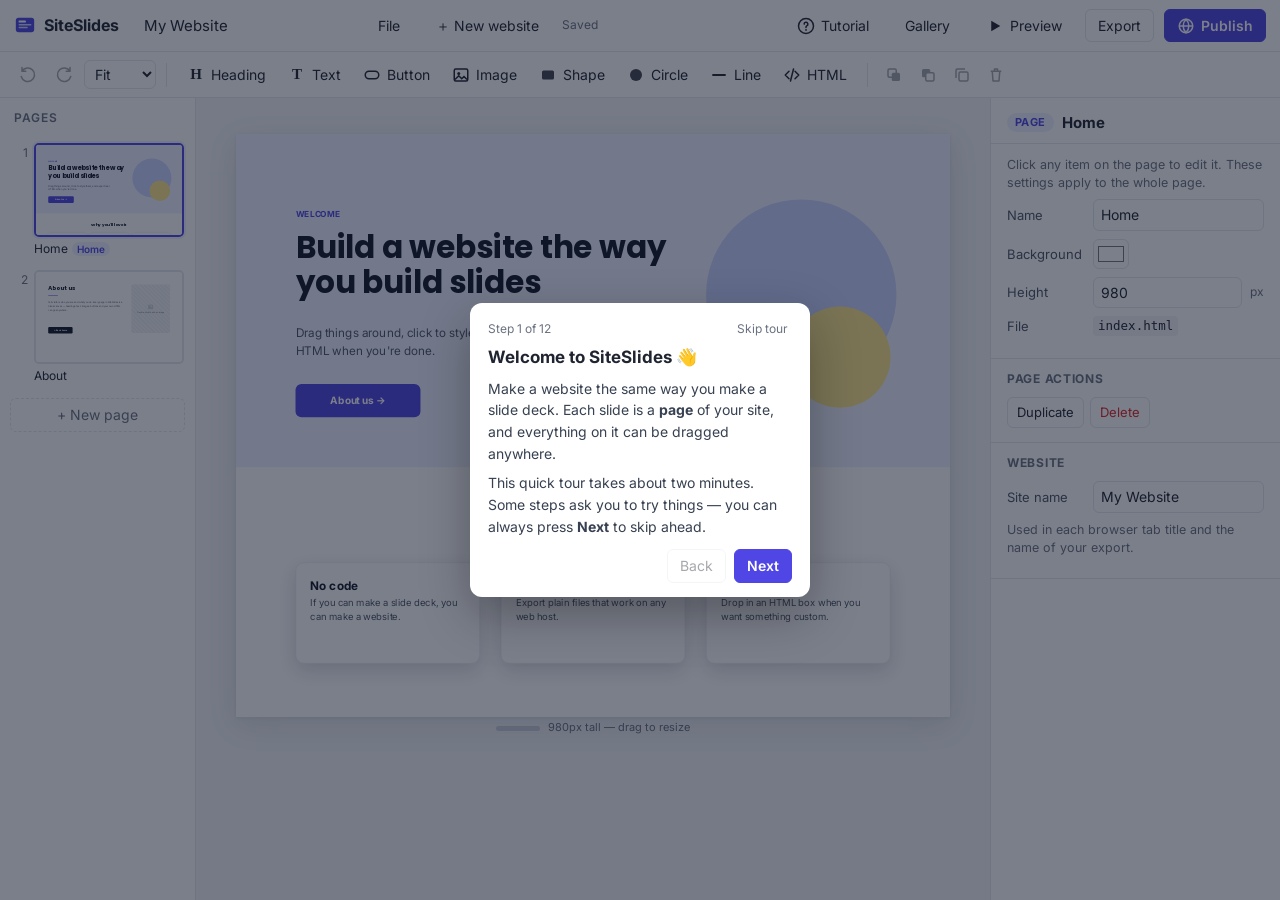
<file: index.html>
<!doctype html>
<html lang="en">
<head>
  <meta charset="utf-8">
  <meta name="viewport" content="width=device-width, initial-scale=1">
  <title>SiteSlides — build websites like slides</title>
  <link rel="preconnect" href="https://fonts.googleapis.com">
  <link rel="preconnect" href="https://fonts.gstatic.com" crossorigin>
  <link href="https://fonts.googleapis.com/css2?family=Inter:wght@400;600;700&family=Poppins:wght@400;600;700&family=Montserrat:wght@400;700&family=Playfair+Display:wght@400;700&family=Lora:wght@400;700&family=Space+Mono:wght@400;700&display=swap" rel="stylesheet">
  <link rel="stylesheet" href="styles.css">
</head>
<body>
  <header id="topbar">
    <div class="brand">
      <svg viewBox="0 0 24 24" width="22" height="22" aria-hidden="true"><rect x="2" y="4" width="20" height="16" rx="3" fill="#4f46e5"/><rect x="5" y="7" width="8" height="2.4" rx="1" fill="#fff"/><rect x="5" y="11" width="14" height="1.6" rx=".8" fill="#c7d2fe"/><rect x="5" y="14" width="10" height="1.6" rx=".8" fill="#c7d2fe"/></svg>
      SiteSlides
    </div>
    <input id="site-title" class="site-title" spellcheck="false" title="Website name" aria-label="Website name">
    <div class="menu-wrap">
      <button class="menu-btn" data-menu="file-menu">File</button>
      <div class="dropdown hidden" id="file-menu">
        <button data-action="projects">New website…</button>
        <button data-action="projects">My websites…</button>
        <hr>
        <button data-action="open-project">Open project…</button>
        <button data-action="save-project">Save project (.json)</button>
        <hr>
        <button data-action="publish">Publish to the web…</button>
        <button data-action="export">Export website (.zip)…</button>
      </div>
    </div>
    <button id="btn-projects" class="ghost" data-action="projects" title="Start a new website or open one of your others">＋ New website</button>
    <span id="save-status" class="save-status">Saved</span>
    <div class="spacer"></div>
    <button id="btn-tutorial" class="ghost" data-action="tutorial">
      <svg viewBox="0 0 24 24" width="16" height="16"><circle cx="12" cy="12" r="10" fill="none" stroke="currentColor" stroke-width="2"/><path d="M9.5 9.5a2.5 2.5 0 1 1 3.5 2.3c-.6.3-1 .9-1 1.6V14" fill="none" stroke="currentColor" stroke-width="2" stroke-linecap="round"/><circle cx="12" cy="17.3" r="1.2" fill="currentColor"/></svg>
      Tutorial
    </button>
    <button id="btn-gallery" class="ghost" data-action="gallery" title="See every site people have published">Gallery</button>
    <button id="btn-preview" class="ghost" data-action="preview">
      <svg viewBox="0 0 24 24" width="16" height="16"><path d="M7 5l12 7-12 7z" fill="currentColor"/></svg>
      Preview
    </button>
    <button id="btn-export" data-action="export">Export</button>
    <button id="btn-publish" class="primary" data-action="publish">
      <svg viewBox="0 0 24 24" width="16" height="16"><circle cx="12" cy="12" r="9" fill="none" stroke="currentColor" stroke-width="2"/><path d="M3 12h18M12 3c2.5 2.6 3.8 5.6 3.8 9s-1.3 6.4-3.8 9c-2.5-2.6-3.8-5.6-3.8-9S9.5 5.6 12 3z" fill="none" stroke="currentColor" stroke-width="2"/></svg>
      Publish
    </button>
  </header>

  <div id="toolbar">
    <button class="icon" data-action="undo" title="Undo (Ctrl+Z)"><svg viewBox="0 0 24 24"><path d="M9 7H4V2M4 7a9 9 0 1 1-1 7" fill="none" stroke="currentColor" stroke-width="2" stroke-linecap="round"/></svg></button>
    <button class="icon" data-action="redo" title="Redo (Ctrl+Shift+Z)"><svg viewBox="0 0 24 24"><path d="M15 7h5V2M20 7a9 9 0 1 0 1 7" fill="none" stroke="currentColor" stroke-width="2" stroke-linecap="round"/></svg></button>
    <select id="zoom" title="Zoom">
      <option value="fit">Fit</option>
      <option value="0.5">50%</option>
      <option value="0.75">75%</option>
      <option value="1">100%</option>
      <option value="1.25">125%</option>
    </select>
    <span class="sep"></span>
    <div id="insert-bar">
      <button data-action="add-heading" title="Heading"><b class="glyph">H</b>Heading</button>
      <button data-action="add-text" title="Text box"><b class="glyph">T</b>Text</button>
      <button data-action="add-button" title="Button"><svg viewBox="0 0 24 24"><rect x="3" y="7" width="18" height="10" rx="5" fill="none" stroke="currentColor" stroke-width="2"/></svg>Button</button>
      <button data-action="add-image" title="Image"><svg viewBox="0 0 24 24"><rect x="3" y="4" width="18" height="16" rx="2" fill="none" stroke="currentColor" stroke-width="2"/><circle cx="9" cy="10" r="2" fill="currentColor"/><path d="M4 18l5-5 4 4 3-3 4 4" fill="none" stroke="currentColor" stroke-width="2"/></svg>Image</button>
      <button data-action="add-shape" title="Rectangle"><svg viewBox="0 0 24 24"><rect x="4" y="6" width="16" height="12" rx="2" fill="currentColor" opacity=".85"/></svg>Shape</button>
      <button data-action="add-ellipse" title="Circle"><svg viewBox="0 0 24 24"><circle cx="12" cy="12" r="8" fill="currentColor" opacity=".85"/></svg>Circle</button>
      <button data-action="add-line" title="Line"><svg viewBox="0 0 24 24"><path d="M4 12h16" stroke="currentColor" stroke-width="2.5" stroke-linecap="round"/></svg>Line</button>
      <button id="btn-html" data-action="add-html" title="Draw a box, then write your own HTML"><svg viewBox="0 0 24 24"><path d="M8 7l-5 5 5 5M16 7l5 5-5 5M14 4l-4 16" fill="none" stroke="currentColor" stroke-width="2" stroke-linecap="round" stroke-linejoin="round"/></svg>HTML</button>
    </div>
    <span class="sep"></span>
    <div id="arrange-bar">
      <button class="icon" data-action="front" title="Bring to front"><svg viewBox="0 0 24 24"><rect x="9" y="9" width="11" height="11" rx="2" fill="currentColor"/><rect x="4" y="4" width="11" height="11" rx="2" fill="none" stroke="currentColor" stroke-width="2"/></svg></button>
      <button class="icon" data-action="back" title="Send to back"><svg viewBox="0 0 24 24"><rect x="4" y="4" width="11" height="11" rx="2" fill="currentColor"/><rect x="9" y="9" width="11" height="11" rx="2" fill="#fff" stroke="currentColor" stroke-width="2"/></svg></button>
      <button class="icon" data-action="duplicate" title="Duplicate (Ctrl+D)"><svg viewBox="0 0 24 24"><rect x="8" y="8" width="12" height="12" rx="2" fill="none" stroke="currentColor" stroke-width="2"/><path d="M4 16V6a2 2 0 0 1 2-2h10" fill="none" stroke="currentColor" stroke-width="2"/></svg></button>
      <button class="icon" data-action="delete" title="Delete (Del)"><svg viewBox="0 0 24 24"><path d="M5 7h14M10 7V4h4v3M7 7l1 13h8l1-13" fill="none" stroke="currentColor" stroke-width="2" stroke-linejoin="round"/></svg></button>
    </div>
  </div>

  <main id="app">
    <aside id="pages">
      <div class="panel-title">Pages</div>
      <div id="page-list"></div>
      <button class="add-page" data-action="add-page">+ New page</button>
    </aside>

    <section id="workspace">
      <div id="canvas-col">
        <div id="stage-wrap">
          <div id="stage"></div>
        </div>
        <div id="page-resizer" title="Drag to change the page height">
          <span class="grip"></span><span id="page-height-label">900px</span>
        </div>
      </div>
    </section>

    <aside id="props"></aside>
  </main>

  <!-- Preview -->
  <div id="preview-modal" class="modal hidden">
    <div class="preview-shell">
      <div class="preview-bar">
        <strong>Preview</strong>
        <select id="preview-page" aria-label="Page"></select>
        <div class="seg" id="preview-devices">
          <button data-device="desktop" class="on">Desktop</button>
          <button data-device="tablet">Tablet</button>
          <button data-device="phone">Phone</button>
        </div>
        <div class="spacer"></div>
        <button class="primary" data-action="export">Export site</button>
        <button data-action="close-modal">Close</button>
      </div>
      <div class="preview-stage">
        <iframe id="preview-frame" title="Site preview" sandbox="allow-scripts allow-popups allow-popups-to-escape-sandbox"></iframe>
      </div>
    </div>
  </div>

  <!-- Export -->
  <div id="export-modal" class="modal hidden">
    <div class="dialog">
      <h2>Export your website</h2>
      <p>You'll get a <code>.zip</code> of plain HTML files — no account, no lock-in. It contains:</p>
      <ul id="export-files" class="file-list"></ul>
      <div class="dialog-actions">
        <button data-action="close-modal">Cancel</button>
        <button class="primary" data-action="download-zip">Download .zip</button>
      </div>
      <details class="hosting">
        <summary>How do I put it online?</summary>
        <ol>
          <li><b>Publish button</b> (easiest): puts your site on GitHub Pages for you — no zip needed.</li>
          <li><b>Netlify Drop</b>: unzip the file, go to <code>app.netlify.com/drop</code> and drag the folder onto the page.</li>
          <li><b>GitHub Pages</b>: create a repository, upload the unzipped files, then turn on Pages in the repository's Settings.</li>
          <li><b>Any web host</b>: upload the files to your public folder. <code>index.html</code> is your home page.</li>
        </ol>
        <p>You can also just double-click <code>index.html</code> to open it locally.</p>
      </details>
    </div>
  </div>

  <!-- Projects -->
  <div id="projects-modal" class="modal hidden">
    <div class="dialog">
      <h2>Your websites</h2>
      <p class="muted">Each website is saved separately in this browser. Starting a new one keeps all the others.</p>
      <div class="new-project">
        <button data-action="new-blank">
          <span class="np-icon">＋</span>
          <span><b>Blank website</b><span class="muted">One empty page</span></span>
        </button>
        <button data-action="new-template">
          <span class="np-icon">★</span>
          <span><b>Starter template</b><span class="muted">Home and About pages to edit</span></span>
        </button>
      </div>
      <ul id="project-list" class="project-list"></ul>
      <div class="dialog-actions">
        <button data-action="open-project">Open a saved .json file…</button>
        <button data-action="close-modal">Close</button>
      </div>
    </div>
  </div>

  <!-- Publish -->
  <div id="publish-modal" class="modal hidden">
    <div class="dialog">
      <h2>Publish to the web</h2>
      <p>Put this website online for free. Pick a name — it becomes part of your web address.</p>
      <label class="field"><span>Site name</span><input type="text" id="pub-slug" spellcheck="false" autocomplete="off"></label>
      <div class="pub-url">Your address: <a id="pub-url" target="_blank" rel="noopener"></a></div>
      <div id="pub-status" class="pub-status hidden"></div>
      <div class="dialog-actions">
        <button data-action="close-modal">Close</button>
        <button class="primary" id="pub-go" data-action="do-publish">Publish</button>
      </div>
    </div>
  </div>

  <!-- HTML code editor -->
  <div id="code-modal" class="modal hidden">
    <div class="dialog code-dialog">
      <div class="code-head">
        <h2>Edit HTML</h2>
        <span class="muted">Your code runs in its own frame at the exact spot and size of your box. Snippets, full pages, <code>&lt;style&gt;</code> and <code>&lt;script&gt;</code> all work (scripts run in Preview, Export and published sites).</span>
      </div>
      <div class="code-body">
        <textarea id="code-input" spellcheck="false" autocomplete="off" autocapitalize="off" aria-label="HTML code"></textarea>
        <div class="code-preview">
          <div class="code-preview-label">Live preview</div>
          <div class="code-preview-holder" id="code-preview-holder">
            <iframe id="code-preview-frame" title="HTML preview" sandbox="allow-scripts"></iframe>
          </div>
        </div>
      </div>
      <div class="dialog-actions">
        <span class="muted small">Ctrl/⌘ + Enter to save</span>
        <div class="spacer"></div>
        <button data-action="close-modal">Cancel</button>
        <button class="primary" data-action="save-code">Save HTML</button>
      </div>
    </div>
  </div>

  <!-- Tutorial -->
  <div id="tutorial" class="hidden" aria-live="polite">
    <div id="tut-spot"></div>
    <div id="tut-card" role="dialog" aria-labelledby="tut-title">
      <div class="tut-progress"><span id="tut-count"></span><button class="tut-skip" data-action="tut-end">Skip tour</button></div>
      <h3 id="tut-title"></h3>
      <div id="tut-body"></div>
      <div id="tut-wait" class="tut-wait hidden"><span class="pulse"></span>Waiting for you to try it…</div>
      <div class="tut-actions">
        <button data-action="tut-back" id="tut-back">Back</button>
        <button class="primary" data-action="tut-next" id="tut-next">Next</button>
      </div>
    </div>
  </div>

  <div id="context-menu" class="dropdown hidden"></div>
  <div id="toast" class="toast"></div>
  <input type="file" id="file-image" accept="image/*" hidden>
  <input type="file" id="file-project" accept=".json,application/json" hidden>

  <script src="app.js"></script>
</body>
</html>
</file>
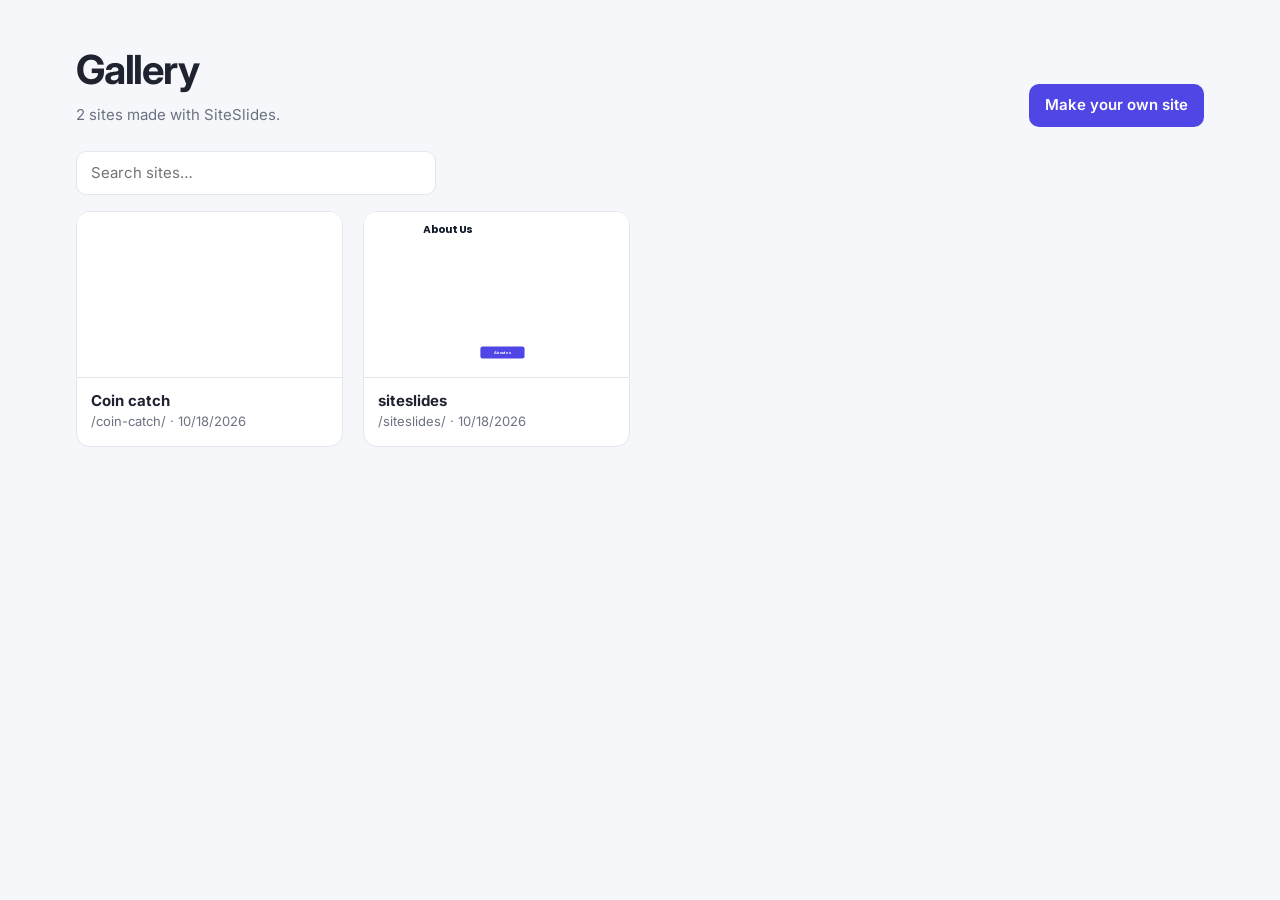
<file: gallery/index.html>
<!doctype html>
<html lang="en">
<head>
<meta charset="utf-8">
<meta name="viewport" content="width=device-width, initial-scale=1">
<title>SiteSlides Gallery</title>
<link rel="preconnect" href="https://fonts.googleapis.com">
<link rel="stylesheet" href="https://fonts.googleapis.com/css2?family=Inter:wght@400;500;600;700;800&display=swap">
<style>
  :root {
    --bg: #f6f7fb; --card: #ffffff; --ink: #1f2330; --muted: #6b7280; --line: #e4e6ee;
    --accent: #4f46e5; --accent-ink: #ffffff; --thumb: #eef0f6;
  }
  @media (prefers-color-scheme: dark) {
    :root { --bg: #12131a; --card: #1b1d27; --ink: #eceef5; --muted: #9aa0b4; --line: #2a2d3b; --accent: #818cf8; --accent-ink: #11121a; --thumb: #232634; }
  }
  * { box-sizing: border-box; }
  body { margin: 0; background: var(--bg); color: var(--ink); font: 15px/1.5 Inter, system-ui, sans-serif; }
  header { max-width: 1160px; margin: 0 auto; padding: 40px 16px 8px; display: flex; flex-wrap: wrap; gap: 16px; align-items: flex-end; justify-content: space-between; }
  h1 { margin: 0; font-size: clamp(28px, 5vw, 40px); letter-spacing: -.03em; }
  .sub { margin: 4px 0 0; color: var(--muted); }
  .make { background: var(--accent); color: var(--accent-ink); text-decoration: none; font-weight: 600; padding: 10px 16px; border-radius: 10px; white-space: nowrap; }
  .make:hover { filter: brightness(1.08); }
  .tools { max-width: 1160px; margin: 0 auto; padding: 16px; }
  #search { width: 100%; max-width: 360px; padding: 10px 14px; border-radius: 10px; border: 1px solid var(--line); background: var(--card); color: var(--ink); font: inherit; }
  #search:focus { outline: 2px solid var(--accent); outline-offset: 1px; }
  main { max-width: 1160px; margin: 0 auto; padding: 0 16px 48px; display: grid; grid-template-columns: repeat(auto-fill, minmax(260px, 1fr)); gap: 20px; }
  .card { display: block; background: var(--card); border: 1px solid var(--line); border-radius: 14px; overflow: hidden; color: inherit; text-decoration: none; transition: transform .15s ease, box-shadow .15s ease; }
  .card:hover, .card:focus-visible { transform: translateY(-2px); box-shadow: 0 10px 30px rgba(0,0,0,.12); outline: none; }
  .thumb { position: relative; aspect-ratio: 16 / 10; background: var(--thumb); overflow: hidden; border-bottom: 1px solid var(--line); }
  .thumb iframe { position: absolute; top: 0; left: 0; width: 1200px; height: 750px; border: 0; transform-origin: 0 0; pointer-events: none; background: #fff; }
  .info { padding: 12px 14px 14px; }
  .title { font-weight: 700; overflow: hidden; text-overflow: ellipsis; white-space: nowrap; }
  .meta { color: var(--muted); font-size: 13px; overflow: hidden; text-overflow: ellipsis; white-space: nowrap; }
  .empty { grid-column: 1 / -1; text-align: center; color: var(--muted); padding: 60px 0; }
</style>
</head>
<body>
<header>
  <div>
    <h1>Gallery</h1>
    <p class="sub" id="count">Every site made with SiteSlides.</p>
  </div>
  <a class="make" href="../">Make your own site</a>
</header>
<div class="tools"><input id="search" type="search" placeholder="Search sites…" aria-label="Search sites"></div>
<main id="grid"><p class="empty">Loading…</p></main>
<script>
(function () {
  var grid = document.getElementById('grid');
  var sites = [];

  function ago(iso) {
    var d = new Date(iso);
    if (isNaN(d)) return '';
    var s = (Date.now() - d) / 1000;
    if (s < 3600) return 'just now';
    if (s < 86400) return Math.floor(s / 3600) + 'h ago';
    if (s < 86400 * 30) return Math.floor(s / 86400) + 'd ago';
    return d.toLocaleDateString();
  }

  function fitThumbs() {
    grid.querySelectorAll('.thumb').forEach(function (t) {
      t.firstChild.style.transform = 'scale(' + t.clientWidth / 1200 + ')';
    });
  }

  function render() {
    var q = document.getElementById('search').value.trim().toLowerCase();
    var list = sites.filter(function (s) { return !q || (s.title + ' ' + s.slug).toLowerCase().indexOf(q) !== -1; });
    grid.textContent = '';
    if (!list.length) {
      var p = document.createElement('p');
      p.className = 'empty';
      p.textContent = sites.length ? 'No sites match your search.' : 'No sites yet. Be the first!';
      grid.appendChild(p);
      return;
    }
    list.forEach(function (s) {
      var a = document.createElement('a');
      a.className = 'card';
      a.href = '../' + encodeURIComponent(s.slug) + '/';
      a.target = '_blank';
      a.rel = 'noopener';
      var thumb = document.createElement('div');
      thumb.className = 'thumb';
      var f = document.createElement('iframe');
      f.src = a.href;
      f.loading = 'lazy';
      f.tabIndex = -1;
      f.title = s.title;
      f.setAttribute('sandbox', 'allow-scripts');
      f.setAttribute('scrolling', 'no');
      thumb.appendChild(f);
      var info = document.createElement('div');
      info.className = 'info';
      var t = document.createElement('div');
      t.className = 'title';
      t.textContent = s.title || s.slug;
      var m = document.createElement('div');
      m.className = 'meta';
      m.textContent = '/' + s.slug + '/ · ' + ago(s.updated);
      info.appendChild(t);
      info.appendChild(m);
      a.appendChild(thumb);
      a.appendChild(info);
      grid.appendChild(a);
    });
    fitThumbs();
  }

  document.getElementById('search').addEventListener('input', render);
  window.addEventListener('resize', fitThumbs);

  fetch('../sites.json', { cache: 'no-cache' })
    .then(function (r) { return r.ok ? r.json() : []; })
    .catch(function () { return []; })
    .then(function (data) {
      sites = Array.isArray(data) ? data.filter(function (s) { return s && /^[a-z0-9-]+$/.test(s.slug); }) : [];
      document.getElementById('count').textContent = sites.length + (sites.length === 1 ? ' site' : ' sites') + ' made with SiteSlides.';
      render();
    });
})();
</script>
</body>
</html>
</file>
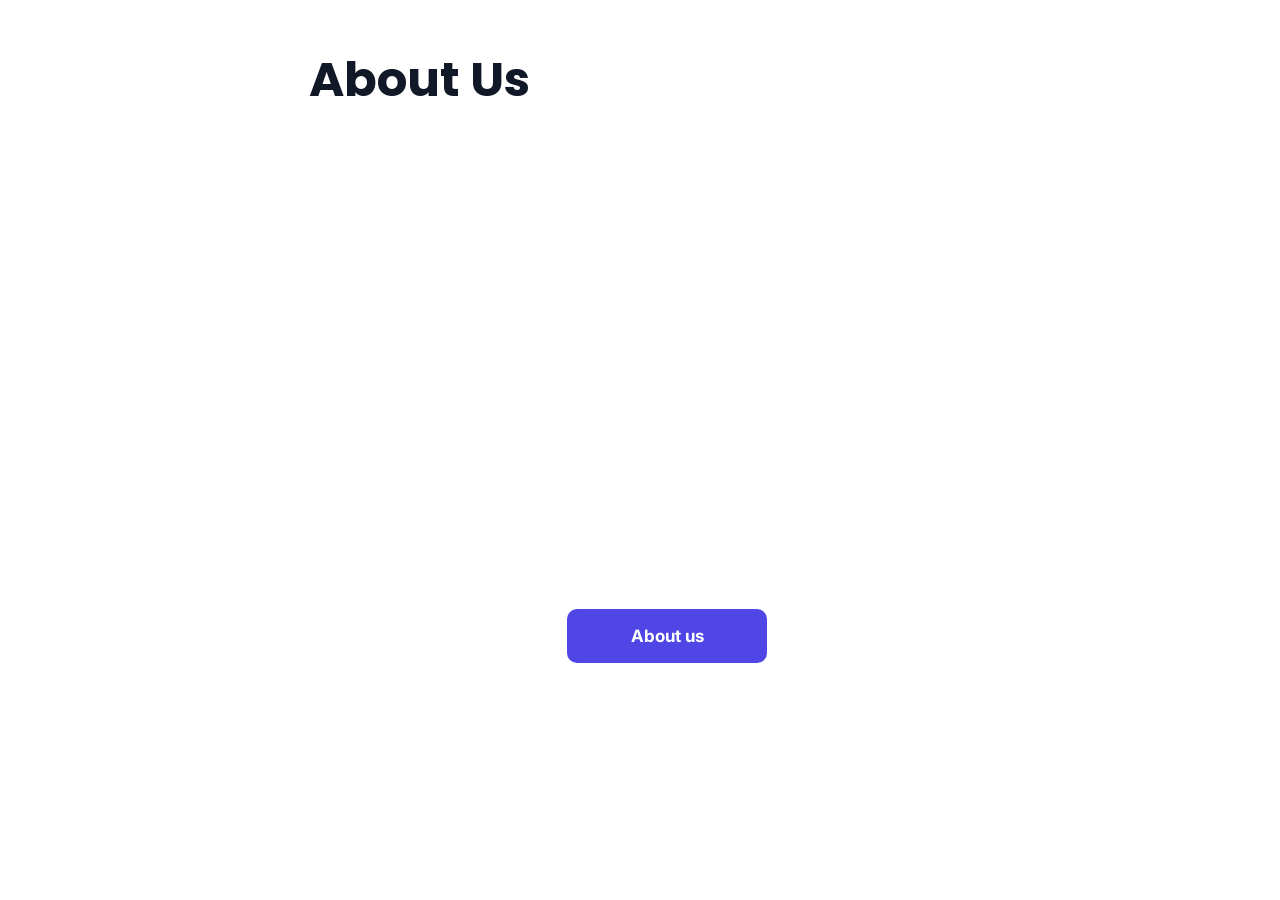
<file: siteslides/index.html>
<!doctype html>
<meta http-equiv="Content-Security-Policy" content="script-src https://maxvbuda.github.io/website-maker/fit.js; object-src 'none'; base-uri 'none'">
<html lang="en">
<head>
<meta charset="utf-8">
<meta name="viewport" content="width=device-width, initial-scale=1">
<title>Page 2 · siteslides</title>
<link rel="stylesheet" href="https://fonts.googleapis.com/css2?family=Inter:wght@400;700&family=Poppins:ital,wght@0,400;0,700;1,400&display=swap">
<link rel="stylesheet" href="style.css">
</head>
<body style="background:#ffffff">
<div class="site-viewport">
<div class="site-page" style="height:900px;background:#ffffff">
<a class="el el-button" href="page-2.html" style="left:527px;top:609px;width:200px;height:54px;font-family:&#39;Inter&#39;, sans-serif;font-size:17px;color:#ffffff;font-weight:700;font-style:normal;text-decoration:none;text-align:center;line-height:1.2;padding:8px;display:flex;flex-direction:column;justify-content:center;background:#4f46e5;border-radius:10px"><div class="el-text">About us</div></a>
<div class="el el-heading" style="left:269px;top:52px;width:700px;height:80px;font-family:&#39;Poppins&#39;, sans-serif;font-size:48px;color:#111827;font-weight:700;font-style:normal;text-decoration:none;text-align:left;line-height:1.15;padding:0px;display:flex;flex-direction:column;justify-content:flex-start"><div class="el-text">About Us</div></div>
</div>
</div>
<script src="../fit.js"></script>

</body>
</html>
</file>
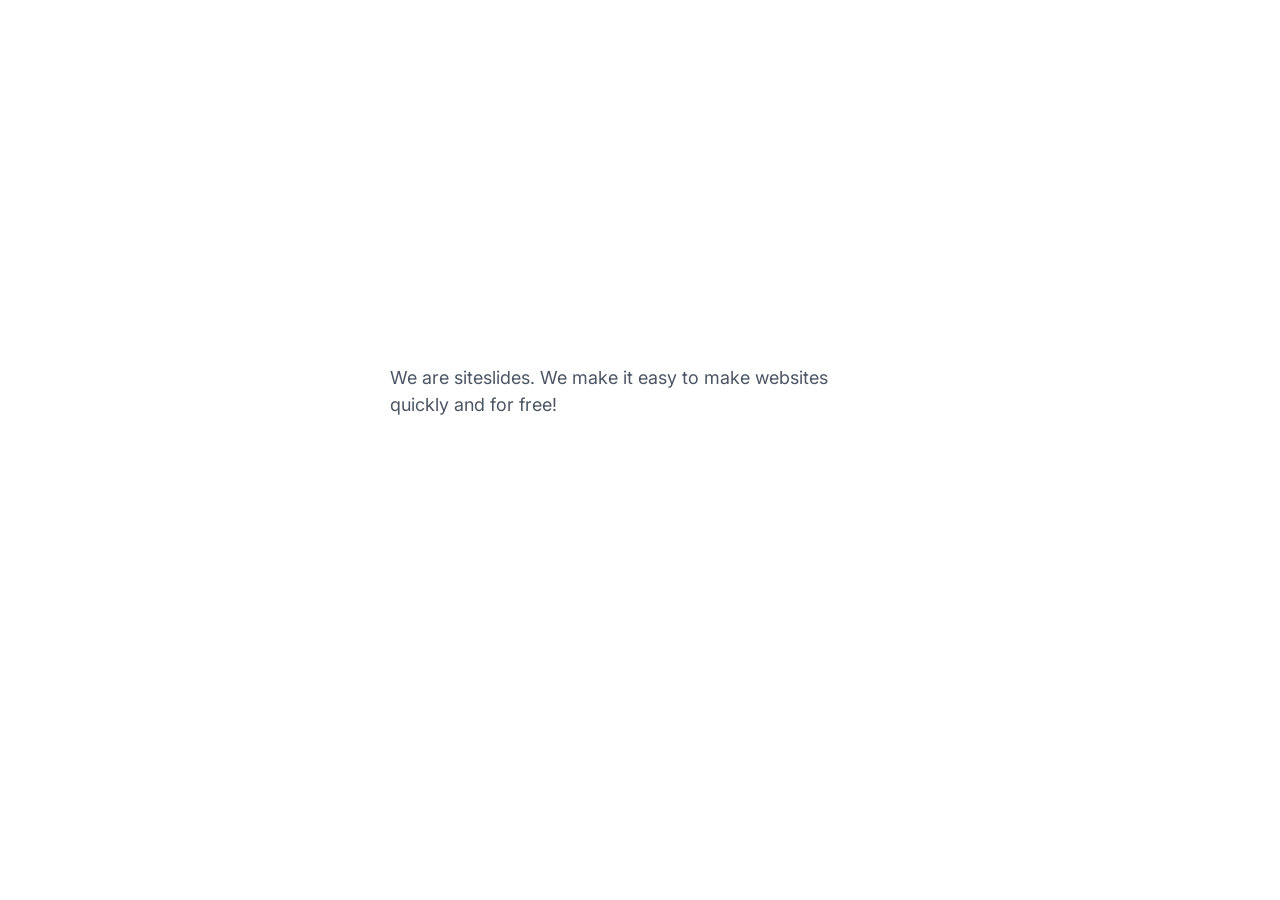
<file: siteslides/page-2.html>
<!doctype html>
<meta http-equiv="Content-Security-Policy" content="script-src https://maxvbuda.github.io/website-maker/fit.js; object-src 'none'; base-uri 'none'">
<html lang="en">
<head>
<meta charset="utf-8">
<meta name="viewport" content="width=device-width, initial-scale=1">
<title>Page 2 · siteslides</title>
<link rel="stylesheet" href="https://fonts.googleapis.com/css2?family=Inter:wght@400;700&display=swap">
<link rel="stylesheet" href="style.css">
</head>
<body style="background:#ffffff">
<div class="site-viewport">
<div class="site-page" style="height:900px;background:#ffffff">
<div class="el el-text" style="left:350px;top:364px;width:500px;height:110px;font-family:&#39;Inter&#39;, sans-serif;font-size:18px;color:#4b5563;font-weight:400;font-style:normal;text-decoration:none;text-align:left;line-height:1.5;padding:0px;display:flex;flex-direction:column;justify-content:flex-start"><div class="el-text">We are siteslides. We make it easy to make websites quickly and for free!</div></div>
</div>
</div>
<script src="../fit.js"></script>

</body>
</html>
</file>
<file: styles.css>
:root {
  --bg: #f1f3f6;
  --panel: #ffffff;
  --line: #e3e6eb;
  --text: #1f2430;
  --muted: #6b7280;
  --accent: #4f46e5;
  --accent-soft: #eef2ff;
  --danger: #dc2626;
  --guide: #ec4899;
  --radius: 8px;
}

* { box-sizing: border-box; }
html, body { margin: 0; height: 100%; }
body {
  font: 14px/1.4 Inter, system-ui, -apple-system, "Segoe UI", sans-serif;
  color: var(--text);
  background: var(--bg);
  display: grid;
  grid-template-rows: 52px 46px 1fr;
  overflow: hidden;
}
button, input, select, textarea { font: inherit; color: inherit; }
button {
  display: inline-flex; align-items: center; gap: 6px;
  border: 1px solid var(--line); background: #fff; border-radius: 6px;
  padding: 6px 12px; cursor: pointer; white-space: nowrap;
}
button:hover { background: #f6f7f9; }
button:disabled { opacity: .4; cursor: default; }
button.primary { background: var(--accent); border-color: var(--accent); color: #fff; font-weight: 600; }
button.primary:hover { background: #4338ca; }
button.ghost { border-color: transparent; background: transparent; }
button.ghost:hover { background: #eef0f3; }
button.danger { color: var(--danger); }
button svg { width: 18px; height: 18px; flex: none; }
.hidden { display: none !important; }
.spacer { flex: 1; }
.muted { color: var(--muted); }
.small { font-size: 12px; }
code { background: #f1f3f6; padding: 1px 5px; border-radius: 4px; font-size: 12.5px; }

/* ---------- Top bar ---------- */
#topbar {
  display: flex; align-items: center; gap: 10px;
  padding: 0 14px; background: var(--panel); border-bottom: 1px solid var(--line);
}
.brand { display: flex; align-items: center; gap: 8px; font-weight: 700; font-size: 16px; margin-right: 6px; }
.site-title {
  border: 1px solid transparent; border-radius: 6px; padding: 5px 8px;
  font-size: 15px; width: 220px; background: transparent;
}
.site-title:hover { border-color: var(--line); }
.site-title:focus { outline: none; border-color: var(--accent); background: #fff; }
.save-status { color: var(--muted); font-size: 12px; }
.menu-wrap { position: relative; }
.menu-btn { border-color: transparent; background: transparent; }
.menu-btn:hover, .menu-btn.open { background: #eef0f3; }

.dropdown {
  position: absolute; z-index: 50; min-width: 220px;
  background: #fff; border: 1px solid var(--line); border-radius: var(--radius);
  box-shadow: 0 10px 30px rgba(15, 23, 42, .14); padding: 6px;
}
#file-menu { top: 36px; left: 0; }
.dropdown button {
  display: flex; width: 100%; border: 0; border-radius: 5px; padding: 7px 10px; background: none; text-align: left;
}
.dropdown button:hover { background: var(--accent-soft); }
.dropdown hr { border: 0; border-top: 1px solid var(--line); margin: 5px 2px; }
.dropdown .kbd { margin-left: auto; color: var(--muted); font-size: 12px; padding-left: 16px; }

/* ---------- Toolbar ---------- */
#toolbar {
  display: flex; align-items: center; gap: 4px;
  padding: 0 12px; background: var(--panel); border-bottom: 1px solid var(--line);
  overflow-x: auto;
}
#toolbar button { border-color: transparent; background: transparent; padding: 5px 9px; }
#toolbar button:hover:not(:disabled) { background: #eef0f3; }
#toolbar button.icon { padding: 5px 6px; }
#toolbar button.active { background: var(--accent-soft); color: var(--accent); }
#toolbar select { border: 1px solid var(--line); border-radius: 6px; padding: 4px 6px; background: #fff; }
#insert-bar, #arrange-bar { display: flex; gap: 2px; }
.glyph { width: 18px; text-align: center; font-size: 15px; font-family: Georgia, serif; }
.sep { width: 1px; height: 24px; background: var(--line); margin: 0 6px; flex: none; }

/* ---------- Main layout ---------- */
#app { display: grid; grid-template-columns: 196px 1fr 290px; min-height: 0; }
#pages, #props { background: var(--panel); overflow-y: auto; }
#pages { border-right: 1px solid var(--line); padding: 10px 10px 16px; }
#props { border-left: 1px solid var(--line); overflow-x: hidden; }
.panel-title { font-size: 12px; font-weight: 600; text-transform: uppercase; letter-spacing: .06em; color: var(--muted); margin: 2px 4px 10px; }

/* Page thumbnails */
.page-item { display: flex; gap: 6px; padding: 6px 4px; border-radius: var(--radius); cursor: pointer; position: relative; }
.page-item:hover { background: #f6f7f9; }
.page-num { width: 14px; font-size: 12px; color: var(--muted); padding-top: 2px; text-align: right; flex: none; }
.page-thumb {
  width: 150px; height: 94px; overflow: hidden; border-radius: 5px;
  border: 2px solid var(--line); background: #fff; position: relative;
}
.page-item.active .page-thumb { border-color: var(--accent); box-shadow: 0 0 0 2px var(--accent-soft); }
.thumb-inner { position: absolute; left: 0; top: 0; width: 1200px; transform-origin: 0 0; transform: scale(.122); pointer-events: none; }
.page-name { font-size: 12px; margin-top: 4px; max-width: 150px; overflow: hidden; text-overflow: ellipsis; white-space: nowrap; }
.home-badge { font-size: 10px; background: var(--accent-soft); color: var(--accent); padding: 1px 5px; border-radius: 8px; margin-left: 4px; font-weight: 600; }
.page-item.drop-before::before, .page-item.drop-after::after {
  content: ""; position: absolute; left: 20px; right: 4px; height: 3px; background: var(--accent); border-radius: 2px;
}
.page-item.drop-before::before { top: -2px; }
.page-item.drop-after::after { bottom: -2px; }
.add-page { width: 100%; justify-content: center; margin-top: 8px; border-style: dashed; color: var(--muted); }

/* ---------- Workspace / canvas ---------- */
#workspace { overflow: auto; position: relative; }
#workspace.drawing, #workspace.drawing .el { cursor: crosshair !important; }
#canvas-col { padding: 36px 40px 60px; min-width: min-content; }
#stage-wrap { margin: 0 auto; position: relative; box-shadow: 0 1px 3px rgba(0,0,0,.08), 0 8px 28px rgba(15,23,42,.10); }
#stage {
  --s: 1;
  position: absolute; left: 0; top: 0; width: 1200px;
  transform-origin: 0 0; overflow: hidden; background: #fff;
}
#page-resizer {
  margin: 0 auto; height: 22px; display: flex; align-items: center; justify-content: center; gap: 8px;
  cursor: ns-resize; color: var(--muted); font-size: 11px; user-select: none;
}
#page-resizer .grip { width: 44px; height: 5px; border-radius: 3px; background: #cdd2da; }
#page-resizer:hover .grip { background: var(--accent); }

/* Shared element styles (editor, thumbnails) — mirrors the exported CSS */
.el { position: absolute; overflow: hidden; display: block; }
.el-text { width: 100%; overflow-wrap: break-word; outline: none; }
.el-text p { margin: 0; }
.el img { width: 100%; height: 100%; display: block; }
.el-html-frame { width: 100%; height: 100%; border: 0; display: block; pointer-events: none; background: transparent; }

#stage .el { cursor: move; user-select: none; }
#stage .el:hover { outline: 1px solid rgba(79, 70, 229, .5); outline-offset: 0; }
#stage .el.editing { cursor: text; user-select: text; }
#stage .el.editing .el-text { cursor: text; }
.img-placeholder {
  width: 100%; height: 100%; display: flex; flex-direction: column; gap: 8px; align-items: center; justify-content: center;
  background: repeating-linear-gradient(45deg, #f3f4f6, #f3f4f6 12px, #eceef1 12px, #eceef1 24px);
  color: #8a909b; font: 600 16px Inter, sans-serif; text-align: center;
}
.img-placeholder svg { width: 44px; height: 44px; }
.html-thumb {
  width: 100%; height: 100%; display: flex; align-items: center; justify-content: center;
  background: #1e1b4b; color: #a5b4fc; font: 700 40px "Space Mono", monospace;
}

/* Selection box */
#sel-box {
  position: absolute; z-index: 9000; pointer-events: none;
  outline: calc(2px * var(--s)) solid var(--accent);
}
#sel-box.editing { outline-style: dashed; }
#sel-box .h {
  position: absolute; pointer-events: auto;
  width: calc(10px * var(--s)); height: calc(10px * var(--s));
  margin: calc(-5px * var(--s)) 0 0 calc(-5px * var(--s));
  background: #fff; border: calc(1.5px * var(--s)) solid var(--accent); border-radius: calc(2px * var(--s));
}
#sel-box .h[data-dir="nw"] { left: 0; top: 0; cursor: nwse-resize; }
#sel-box .h[data-dir="n"]  { left: 50%; top: 0; cursor: ns-resize; }
#sel-box .h[data-dir="ne"] { left: 100%; top: 0; cursor: nesw-resize; }
#sel-box .h[data-dir="e"]  { left: 100%; top: 50%; cursor: ew-resize; }
#sel-box .h[data-dir="se"] { left: 100%; top: 100%; cursor: nwse-resize; }
#sel-box .h[data-dir="s"]  { left: 50%; top: 100%; cursor: ns-resize; }
#sel-box .h[data-dir="sw"] { left: 0; top: 100%; cursor: nesw-resize; }
#sel-box .h[data-dir="w"]  { left: 0; top: 50%; cursor: ew-resize; }
#sel-box .size-tip {
  position: absolute; left: 50%; top: 100%; transform: translate(-50%, calc(10px * var(--s))) scale(var(--s)); transform-origin: top center;
  background: #111827; color: #fff; font: 600 11px Inter, sans-serif; padding: 2px 6px; border-radius: 4px; white-space: nowrap;
}
.guide { position: absolute; z-index: 9001; background: var(--guide); pointer-events: none; }
.guide.v { top: 0; bottom: 0; width: calc(1px * var(--s)); }
.guide.h { left: 0; right: 0; height: calc(1px * var(--s)); }
#draw-box {
  position: absolute; z-index: 9002; pointer-events: none;
  border: calc(2px * var(--s)) dashed var(--accent); background: rgba(79, 70, 229, .08);
}

/* ---------- Properties panel ---------- */
.props-head { display: flex; align-items: center; gap: 8px; padding: 14px 16px 10px; border-bottom: 1px solid var(--line); }
.props-head h3 { margin: 0; font-size: 15px; }
.type-badge { background: var(--accent-soft); color: var(--accent); font-size: 11px; font-weight: 700; padding: 2px 8px; border-radius: 10px; text-transform: uppercase; letter-spacing: .04em; }
.props-section { padding: 12px 16px 14px; border-bottom: 1px solid var(--line); }
.props-section h4 { margin: 0 0 10px; font-size: 12px; text-transform: uppercase; letter-spacing: .06em; color: var(--muted); }
.field { display: flex; align-items: center; gap: 8px; margin-bottom: 8px; }
.field input[type=number] { width: 100%; }
.field > span:first-child { width: 78px; flex: none; color: #4b5563; font-size: 13px; }
.field input[type=text], .field input[type=number], .field input[type=url], .field select, .field textarea {
  flex: 1; min-width: 0; border: 1px solid var(--line); border-radius: 6px; padding: 5px 7px; background: #fff;
}
.field input:focus, .field select:focus, .field textarea:focus { outline: none; border-color: var(--accent); box-shadow: 0 0 0 3px var(--accent-soft); }
.field input[type=color] { width: 36px; height: 30px; padding: 2px; border: 1px solid var(--line); border-radius: 6px; background: #fff; cursor: pointer; flex: none; }
.field input[type=range] { flex: 1; accent-color: var(--accent); }
.field input[type=checkbox] { accent-color: var(--accent); width: 16px; height: 16px; }
.field .unit { color: var(--muted); font-size: 12px; }
.grid2 { display: grid; grid-template-columns: minmax(0, 1fr) minmax(0, 1fr); gap: 8px; }
.grid2 .field > span:first-child { width: 16px; color: var(--muted); }
.seg { display: inline-flex; border: 1px solid var(--line); border-radius: 6px; overflow: hidden; }
.seg button { border: 0; border-radius: 0; padding: 5px 9px; background: #fff; }
.seg button + button { border-left: 1px solid var(--line); }
.seg button.on { background: var(--accent-soft); color: var(--accent); font-weight: 600; }
.btn-row { display: flex; flex-wrap: wrap; gap: 6px; }
.btn-row button { padding: 5px 9px; font-size: 13px; }
.hint { color: var(--muted); font-size: 12.5px; margin: 0 0 8px; }
.none-btn { padding: 4px 8px; font-size: 12px; }
.none-btn.on { background: var(--accent-soft); color: var(--accent); border-color: #c7d2fe; }
.code-snippet {
  font: 12px/1.45 "Space Mono", ui-monospace, monospace; background: #0f172a; color: #e2e8f0;
  border-radius: 6px; padding: 8px 10px; max-height: 120px; overflow: hidden; white-space: pre-wrap; word-break: break-all; margin: 0 0 8px;
}

/* ---------- Modals ---------- */
.modal {
  position: fixed; inset: 0; z-index: 100; background: rgba(15, 23, 42, .5);
  display: flex; align-items: center; justify-content: center; padding: 24px;
}
.dialog {
  background: #fff; border-radius: 12px; padding: 24px 26px; width: min(520px, 100%);
  box-shadow: 0 20px 60px rgba(0,0,0,.25); max-height: 100%; overflow: auto;
}
.dialog h2 { margin: 0 0 8px; font-size: 20px; }
.dialog-actions { display: flex; gap: 8px; justify-content: flex-end; align-items: center; margin-top: 16px; }
.file-list { list-style: none; padding: 10px 12px; margin: 10px 0 0; background: #f7f8fa; border-radius: 8px; max-height: 180px; overflow: auto; font: 13px "Space Mono", ui-monospace, monospace; }
.file-list li { padding: 2px 0; }
.new-project { display: grid; grid-template-columns: 1fr 1fr; gap: 10px; margin: 14px 0; }
.new-project button { display: flex; gap: 10px; align-items: center; text-align: left; padding: 12px; border-radius: 10px; height: auto; }
.new-project button:hover { border-color: var(--accent); background: var(--accent-soft); }
.new-project b, .new-project .muted { display: block; }
.new-project .muted { font-size: 12px; }
.np-icon { width: 34px; height: 34px; flex: none; border-radius: 8px; background: var(--accent-soft); color: var(--accent); display: grid; place-items: center; font-size: 18px; }
.project-list { list-style: none; margin: 0; padding: 0; max-height: 300px; overflow: auto; border: 1px solid var(--line); border-radius: 10px; }
.project-row { display: flex; align-items: center; gap: 6px; padding: 4px 6px 4px 4px; border-top: 1px solid var(--line); }
.project-row:first-child { border-top: 0; }
.project-row.current { background: var(--accent-soft); }
.project-open { flex: 1; min-width: 0; display: flex; flex-direction: column; align-items: flex-start; border: 0; background: transparent; padding: 8px 10px; height: auto; text-align: left; }
.project-open:hover { background: rgba(0,0,0,.04); }
.project-title { font-weight: 600; max-width: 100%; overflow: hidden; text-overflow: ellipsis; white-space: nowrap; }
.project-open .muted { font-size: 12px; }
@media (max-width: 520px) { .new-project { grid-template-columns: 1fr; } }
.hosting { margin-top: 16px; border-top: 1px solid var(--line); padding-top: 12px; }
.hosting summary { cursor: pointer; font-weight: 600; color: var(--accent); }
.hosting ol { padding-left: 20px; }
.hosting li { margin-bottom: 6px; }

.preview-shell { width: 100%; height: 100%; display: flex; flex-direction: column; background: #e5e7eb; border-radius: 12px; overflow: hidden; }
.preview-bar { display: flex; align-items: center; gap: 10px; padding: 10px 14px; background: #fff; border-bottom: 1px solid var(--line); }
.preview-bar select { border: 1px solid var(--line); border-radius: 6px; padding: 5px 8px; }
.preview-stage { flex: 1; display: flex; justify-content: center; padding: 18px; overflow: auto; }
#preview-frame { width: 100%; height: 100%; border: 0; background: #fff; border-radius: 6px; box-shadow: 0 6px 24px rgba(0,0,0,.15); transition: width .25s; }

.code-dialog { width: min(1080px, 100%); height: min(680px, 100%); display: flex; flex-direction: column; }
.code-head { margin-bottom: 12px; }
.code-head h2 { margin-bottom: 4px; }
.code-body { flex: 1; display: grid; grid-template-columns: 1fr 1fr; gap: 14px; min-height: 0; }
#code-input {
  width: 100%; height: 100%; resize: none; border: 0; border-radius: 8px; padding: 14px;
  background: #0f172a; color: #e2e8f0; font: 13px/1.55 "Space Mono", ui-monospace, monospace; tab-size: 2; outline: none;
}
#code-input:focus { box-shadow: 0 0 0 3px #a5b4fc; }
.code-preview { display: flex; flex-direction: column; min-height: 0; }
.code-preview-label { font-size: 12px; color: var(--muted); margin-bottom: 6px; }
.code-preview-holder { flex: 1; overflow: auto; background: repeating-conic-gradient(#f3f4f6 0 25%, #fff 0 50%) 0 0 / 16px 16px; border: 1px solid var(--line); border-radius: 8px; padding: 10px; }
#code-preview-frame { display: block; border: 1px dashed #a5b4fc; background: transparent; transform-origin: 0 0; }

/* Publish */
.pub-url { font-size: 13px; color: var(--muted); margin: -2px 0 6px 86px; word-break: break-all; }
.pub-url a { color: var(--accent); font-weight: 600; }
.pub-status { margin-top: 14px; padding: 10px 12px; border-radius: 8px; background: #f7f8fa; font-size: 13px; line-height: 1.5; }
.pub-status.ok { background: #ecfdf5; color: #065f46; }
.pub-status.err { background: #fef2f2; color: #991b1b; }
.pub-status a { color: inherit; font-weight: 700; }

/* ---------- Tutorial ---------- */
#tutorial { position: fixed; inset: 0; z-index: 200; pointer-events: none; }
#tut-spot {
  position: fixed; border-radius: 10px; pointer-events: none;
  box-shadow: 0 0 0 9999px rgba(15, 23, 42, .55), 0 0 0 3px #a5b4fc;
  transition: all .3s ease;
}
#tut-spot.center { box-shadow: 0 0 0 9999px rgba(15, 23, 42, .55); }
#tut-card {
  position: fixed; width: 340px; pointer-events: auto;
  background: #fff; border-radius: 12px; padding: 16px 18px 14px;
  box-shadow: 0 18px 50px rgba(0,0,0,.3); transition: left .3s ease, top .3s ease;
}
#tut-card h3 { margin: 6px 0 8px; font-size: 17px; }
#tut-body { color: #374151; line-height: 1.55; }
#tut-body p { margin: 0 0 8px; }
#tut-body kbd { font: 12px "Space Mono", monospace; background: #f1f3f6; border: 1px solid var(--line); border-bottom-width: 2px; border-radius: 4px; padding: 0 5px; }
.tut-progress { display: flex; align-items: center; justify-content: space-between; font-size: 12px; color: var(--muted); }
.tut-skip { border: 0; padding: 2px 4px; font-size: 12px; color: var(--muted); background: none; }
.tut-actions { display: flex; justify-content: flex-end; gap: 8px; margin-top: 12px; }
.tut-wait { display: flex; align-items: center; gap: 8px; font-size: 12.5px; color: var(--accent); font-weight: 600; margin-top: 8px; }
.pulse { width: 8px; height: 8px; border-radius: 50%; background: var(--accent); animation: pulse 1.2s infinite; }
@keyframes pulse { 0%, 100% { opacity: 1; transform: scale(1); } 50% { opacity: .35; transform: scale(.7); } }
.shortcuts { display: grid; grid-template-columns: auto 1fr; gap: 4px 12px; font-size: 13px; margin: 6px 0 10px; }

/* ---------- Toast ---------- */
.toast {
  position: fixed; left: 50%; bottom: 24px; transform: translate(-50%, 20px); z-index: 300;
  background: #111827; color: #fff; padding: 9px 16px; border-radius: 8px; font-size: 13px;
  opacity: 0; pointer-events: none; transition: all .2s;
}
.toast.show { opacity: 1; transform: translate(-50%, 0); }

@media (max-width: 1000px) {
  #app { grid-template-columns: 150px 1fr 250px; }
  .page-thumb { width: 110px; height: 70px; }
  .thumb-inner { transform: scale(.09); }
  #insert-bar button { font-size: 0; gap: 0; }
  #insert-bar button .glyph { font-size: 15px; }
}
</file>
<file: siteslides/style.css>
*{box-sizing:border-box}
html,body{margin:0;padding:0}
body{overflow-x:hidden;-webkit-font-smoothing:antialiased}
.site-viewport{position:relative;width:100%;overflow:hidden}
.site-page{position:relative;width:1200px;margin:0 auto;transform-origin:0 0;overflow:hidden}
.el{position:absolute;overflow:hidden;display:block}
.el-text{width:100%;overflow-wrap:break-word}
.el-text p{margin:0}
.el img{width:100%;height:100%;display:block}
a.el{text-decoration:none;cursor:pointer;transition:filter .15s ease,transform .15s ease}
a.el:hover{filter:brightness(1.08)}
a.el-button:hover{transform:translateY(-1px)}
</file>
